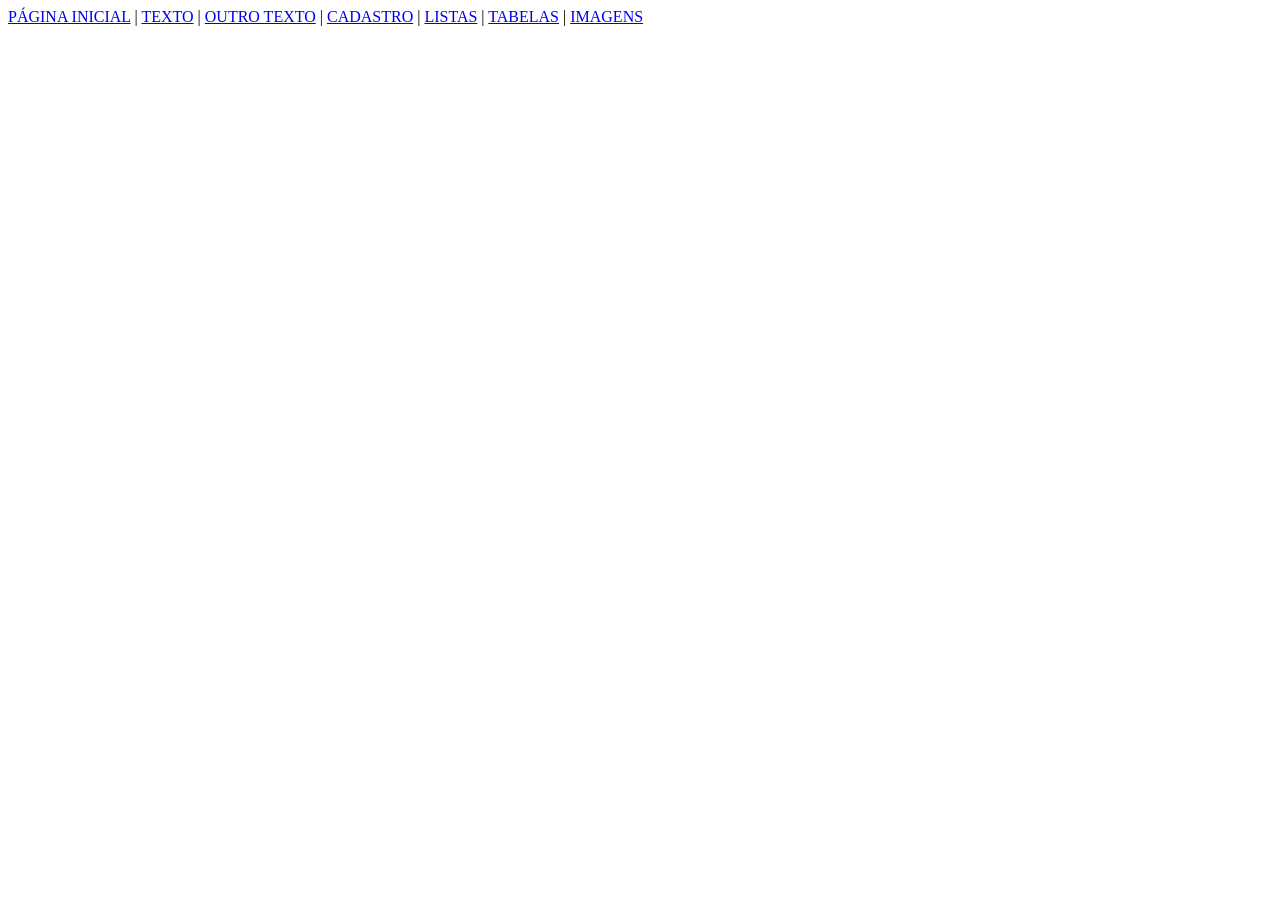
<file: index.html>
<!DOCTYPE html>
<html lang="pt-br">
<head>


    <meta charset="UTF-8">
    <meta name="viewport" content="width=device-width, initial-scale=1.0">
    <title>PROJETO WEB - HTML/CSS</title>


</head>
<body>

    <div id="links">

        <a href="index.html">PÁGINA INICIAL</a> | <a href="/paginas/texto.html">TEXTO</a> | <a href="/paginas/outras_paginas/outro_texto.html">OUTRO TEXTO</a> | <a href="/paginas/cadastro.html">CADASTRO</a> | <a href="/paginas/listas.html">LISTAS</a> | <a href="/paginas/tabela.html">TABELAS</a> | <a href="/paginas/imagens.html">IMAGENS</a>


    </div>



    
</body>
</html>
</file>
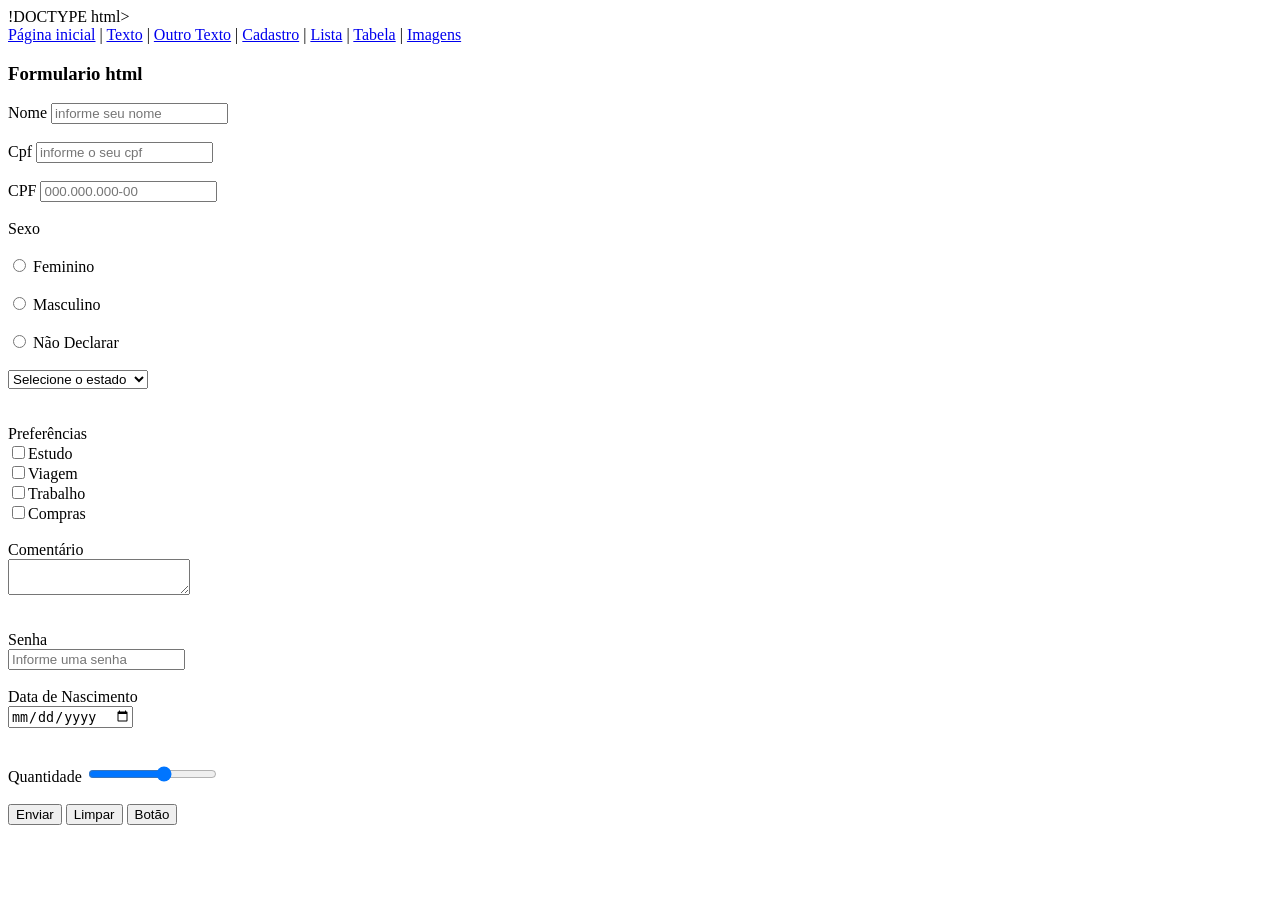
<file: cadastro.html>
!DOCTYPE html>
<html lang="pt-br">
<head>
    <meta charset="UTF-8">
    <meta name="viewport" content="width=device-width, initial-scale=1.0">
    <title>Projeto web</title>
</head>
<body>


    <div id="links">
        <a href="../index.html">Página inicial</a> | <a href="texto.html">Texto</a> | <a 
        href="/outras_paginas/outro_texto.html">Outro Texto</a> | <a href="cadastro.html">
        Cadastro</a> | <a 
        href="listas.html">Lista</a> | <a href="tabela.html">Tabela</a> | <a href="imagens.
        html">Imagens</a>
        </div>


    <div id= "div-form">
        <h3>Formulario html</h3>


     <form name="form pessoa" id="form pessoa" nethod="post">


     <label for="name">Nome</label>
     <input type="text" name="nome" class="input-txt01" maxlength="30" required placeholder="informe seu nome"> <br><br>


     <label for="Cpf">Cpf</label>
     <input type="number" name="Cpf" class="input-txt02" maxlength="14" required placeholder= "informe o seu cpf"><br><br>


     <label for="cpf">CPF</label>
     <input type="text" name="cpf" id="cpf" class="input-txt02" maxlength="14" required pattern="[0-9]{3}\.[0-9]{3}\.[0-9]{3}-[0-9]{2}" placeholder="000.000.000-00"><br><br>

     <label for="sexo">Sexo</label><br><br>
     <input type="radio" name="sexo" id="sxF" class="input-radio" value="F"> Feminino<br><br>
     <input type="radio" name="sexo" id="sxM" class="input-radio" value="M"> Masculino<br><br>
     <input type="radio" name="sexo" id="sxND" class="input-radio" value="N"> Não Declarar<br><br>
    

      <select name="estado" id="estado" class="input-txt02" required>
        <option>Selecione o estado</option>
        <option value="Al" >Alagoas</option>
        <option value="BA" >Bahia</option>
        <option value="PB" >Paraiba</option>
        <option value="RN" >Rio grande do norte</option>
        <option value="CE" >Ceara</option>
        <option value="Pi" >Piaui</option>
        <option value="Ma" >Maranhão</option>
        <option value="Se" >Sergipe</option>
      </select><br><br><br>
        

      <label for="preferencias">Preferências</label><br>
      <input type="checkbox" name="estudo" class="input-check" id="estudo" value="Estudo">Estudo<br>
      <input type="checkbox" name="viagem" class="input-check" id="viagem" value="viagem">Viagem<br>
      <input type="checkbox" name="trabalho" class="input-check" id="trabalho" value="trabalho">Trabalho<br>
      <input type="checkbox" name="compras" class="input-check" id="compras" value="compras">Compras<br><br>
      
      <label for="comentario">Comentário</label><br>
      <textarea name="comentario" id="comentario"></textarea><br><br><br>

      <label for="senha">Senha</label><br>
      <input type="password" name="senha" id="senha" class="input-tx02" required placeholder="Informe uma senha" maxlength="6"><br><br>

      <label for="datanascimento">Data de Nascimento</label><br>
      <input type="date" name="datanascimento" id="datanascimento" class="input-tx02" required><br><br><br>

      <label for="quantidade">Quantidade</label>
      <input type="range" name="quantidade" id="quantidade" class="imput-tx02" min="0" max="10" value="6"><br><br>

      <button type="submit" id="btn-Enviar" class="btn">Enviar</button>
      <button type="reset" id="btn-Limpar" class="btn">Limpar</button>
      <button id="btn" class="btn">Botão</button>








     </form>
        
    
    
    
    
    
    </div>
</body>


</html>
</file>
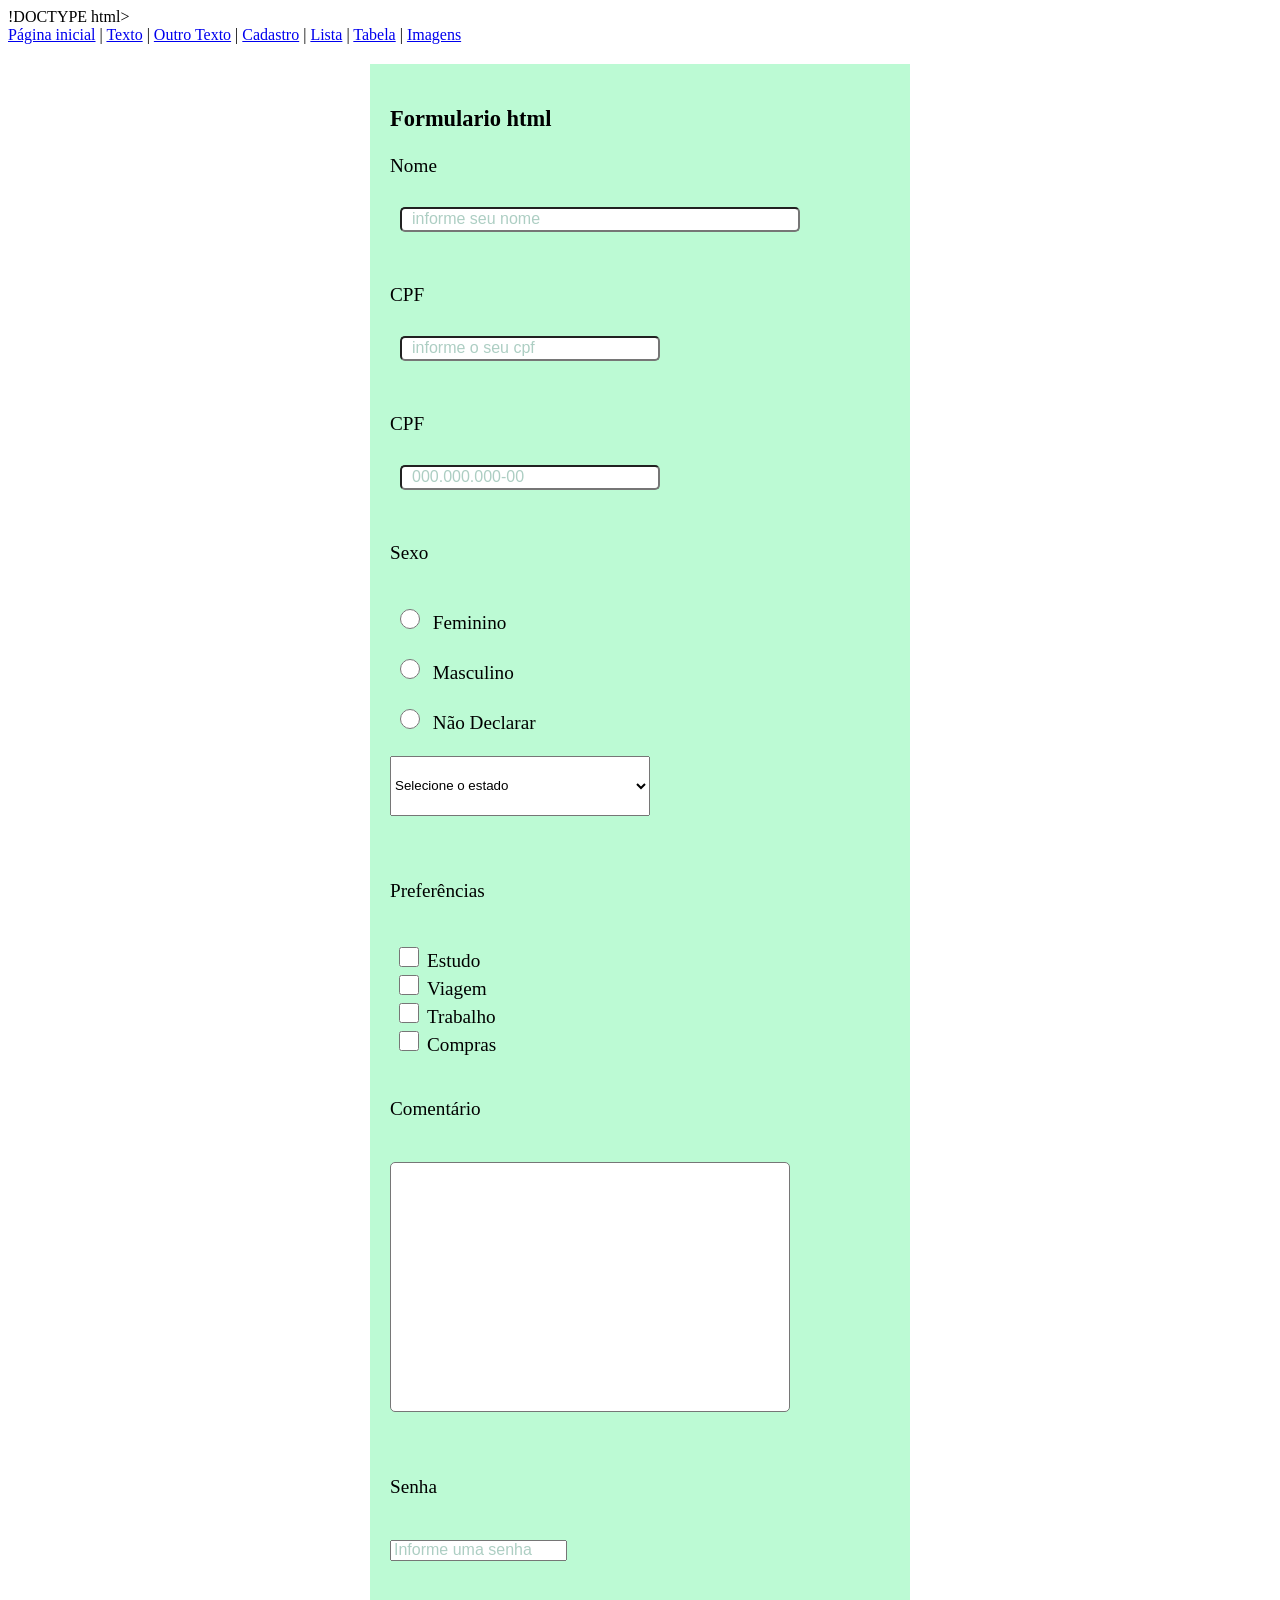
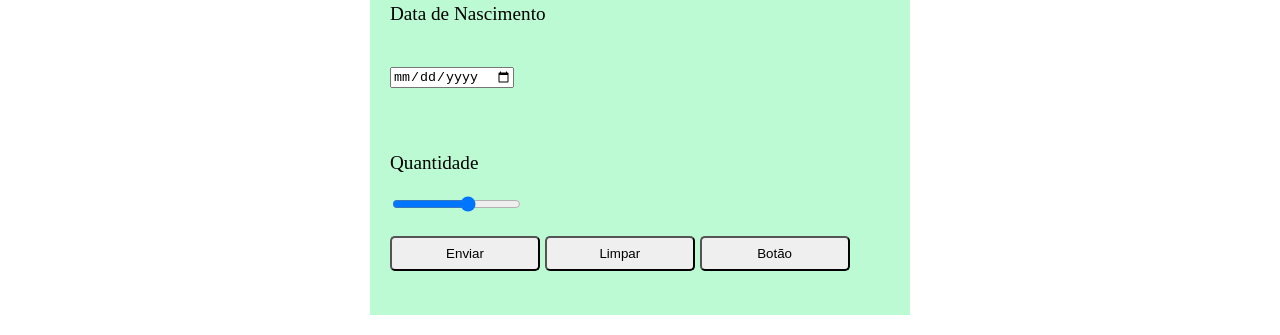
<file: paginas/cadastro.html>
!DOCTYPE html>
<html lang="pt-br">
<head>
    <meta charset="UTF-8">
    <meta name="viewport" content="width=device-width, initial-scale=1.0">
    <title>Projeto web</title>
    <link rel="stylesheet" href="../css/style_formulario.css">
</head>
<body>


    <div id="links">
        <a href="../index.html">Página inicial</a> | <a href="texto.html">Texto</a> | <a 
        href="/outras_paginas/outro_texto.html">Outro Texto</a> | <a href="cadastro.html">
        Cadastro</a> | <a 
        href="listas.html">Lista</a> | <a href="tabela.html">Tabela</a> | <a href="imagens.
        html">Imagens</a>
        </div>


    <div id= "div-form">
        <h3>Formulario html</h3>


     <form name="form pessoa" id="form pessoa" nethod="post">


     <label for="name">Nome</label>
     <input type="text" name="nome" class="input-txt01" maxlength="30" required placeholder="informe seu nome"> <br><br>


     <label for="Cpf">CPF</label>
     <input type="number" name="Cpf" class="input-txt02" maxlength="14" required placeholder= "informe o seu cpf"><br><br>


     <label for="cpf">CPF</label>
     <input type="text" name="cpf" id="cpf" class="input-txt02" maxlength="14" required pattern="[0-9]{3}\.[0-9]{3}\.[0-9]{3}-[0-9]{2}" placeholder="000.000.000-00"><br><br>

     <label for="sexo">Sexo</label><br>
     <input type="radio" name="sexo" id="sxF" class="input-radio" value="F"> Feminino<br><br>
     <input type="radio" name="sexo" id="sxM" class="input-radio" value="M"> Masculino<br><br>
     <input type="radio" name="sexo" id="sxND" class="input-radio" value="N"> Não Declarar<br><br>
    
      <select name="estado" id="estado"  required>
        <option>Selecione o estado</option>
        <option value="Al" >Alagoas</option>
        <option value="BA" >Bahia</option>
        <option value="PB" >Paraiba</option>
        <option value="RN" >Rio grande do norte</option>
        <option value="CE" >Ceara</option>
        <option value="Pi" >Piaui</option>
        <option value="Ma" >Maranhão</option>
        <option value="Se" >Sergipe</option>
      </select><br><br><br>
        

      <label for="preferencias">Preferências</label><br>
      <input type="checkbox" name="estudo" class="input-check" id="estudo" value="Estudo">Estudo<br>
      <input type="checkbox" name="viagem" class="input-check" id="viagem" value="viagem">Viagem<br>
      <input type="checkbox" name="trabalho" class="input-check" id="trabalho" value="trabalho">Trabalho<br>
      <input type="checkbox" name="compras" class="input-check" id="compras" value="compras">Compras<br><br>
      
      <label for="comentario">Comentário</label><br>
      <textarea name="comentario" id="comentario"></textarea><br><br><br>

      <label for="senha">Senha</label><br>
      <input type="password" name="senha" id="senha" class="input-tx02" required placeholder="Informe uma senha" maxlength="6"><br><br>

      <label for="datanascimento">Data de Nascimento</label><br>
      <input type="date" name="datanascimento" id="datanascimento" class="input-tx02" required><br><br><br>

      <label for="quantidade">Quantidade</label>
      <input type="range" name="quantidade" id="quantidade" class="imput-tx02" min="0" max="10" value="6"><br><br>
      
      <div id="div-btns">

          <button type="submit" id="btn-Enviar" class="btn">Enviar</button>
          <button type="reset" id="btn-Limpar" class="btn">Limpar</button>
          <button id="btn" class="btn">Botão</button>
      </div>









     </form>
        
    
    
    
    
    
    </div>
</body>


</html>
</file>
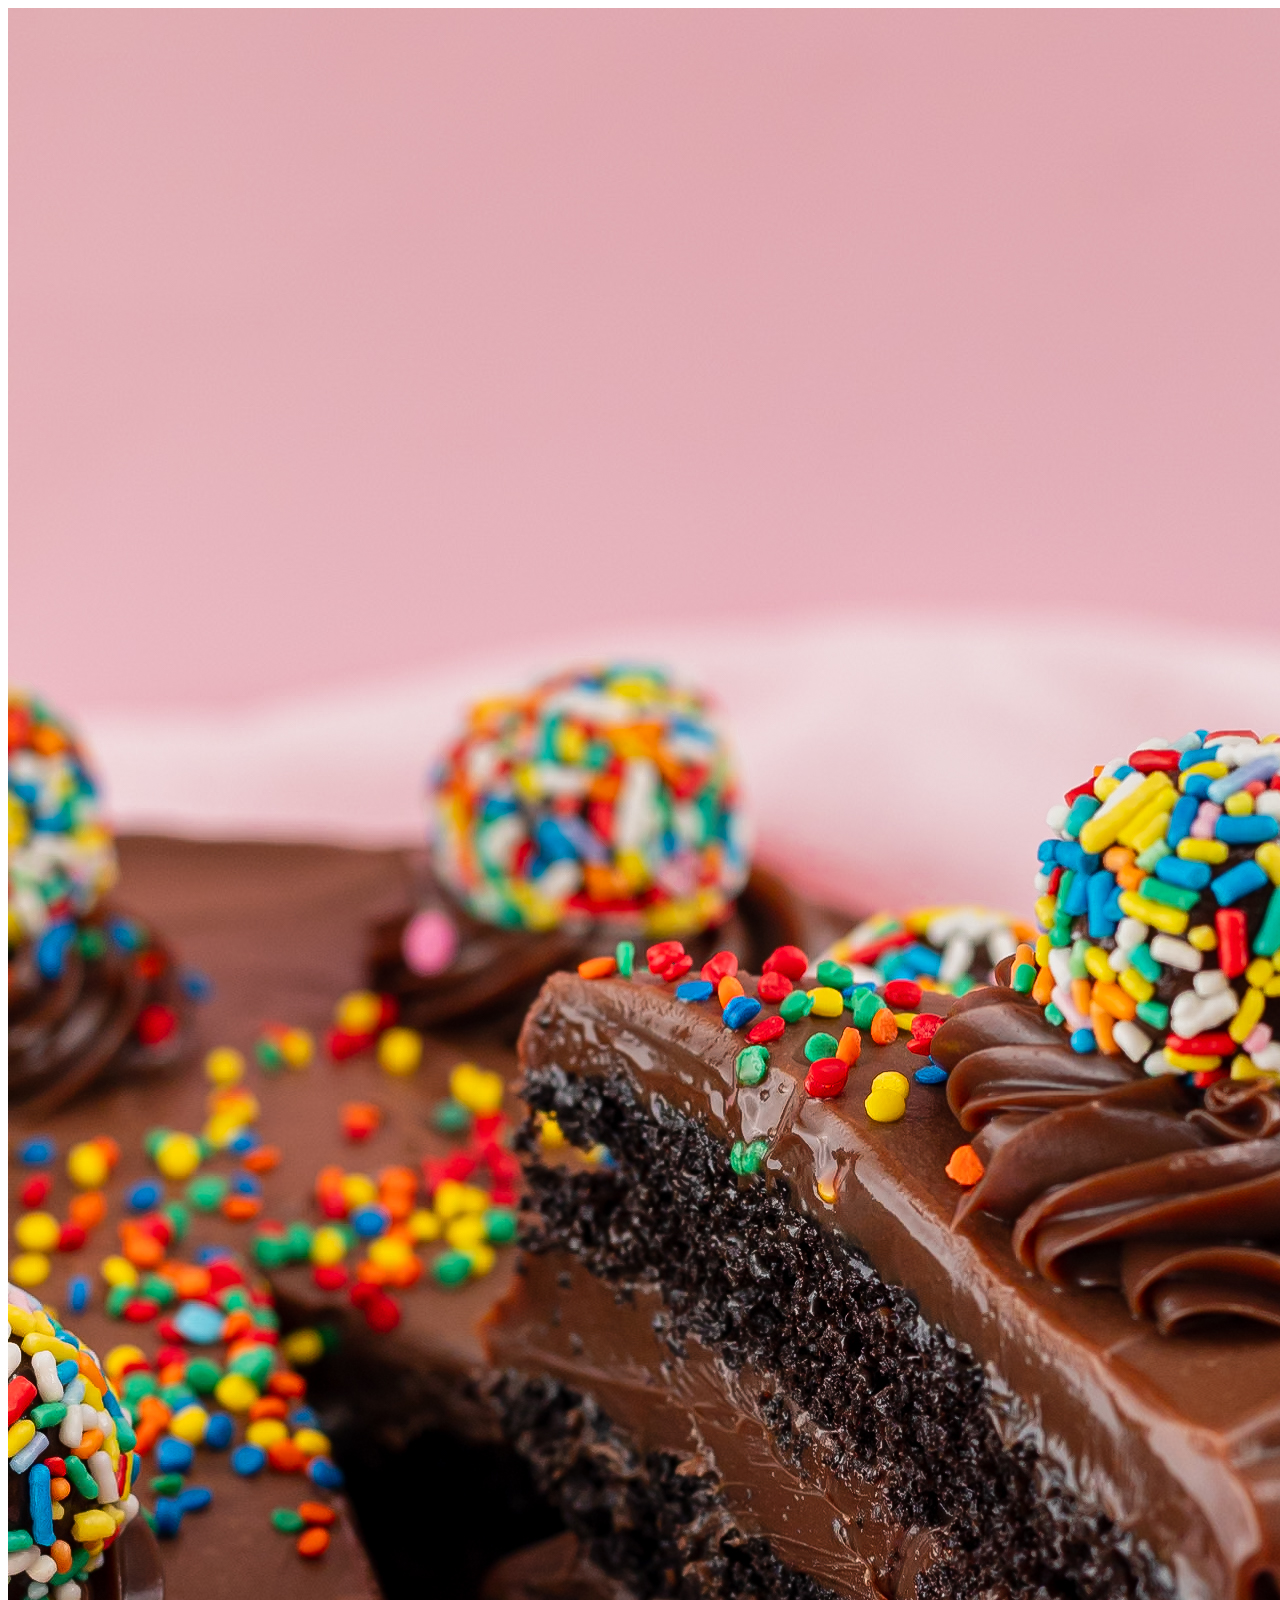
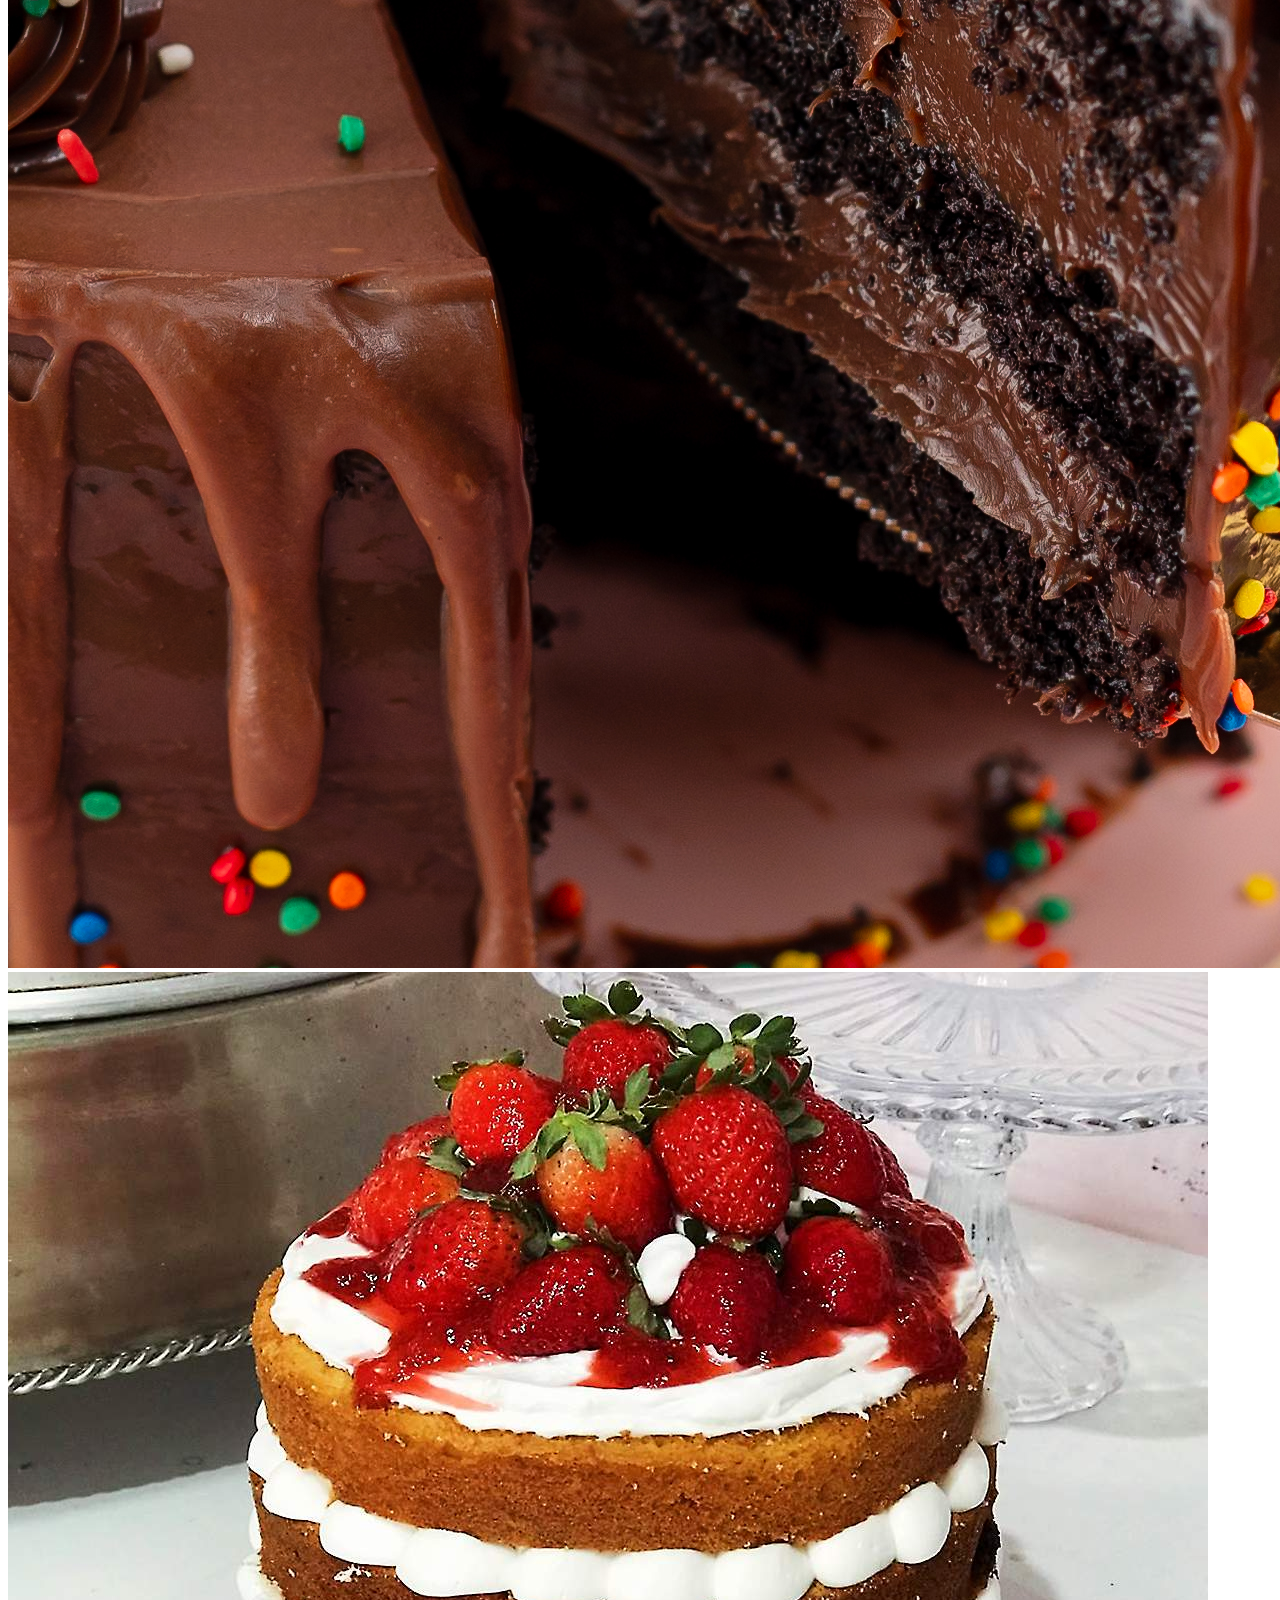
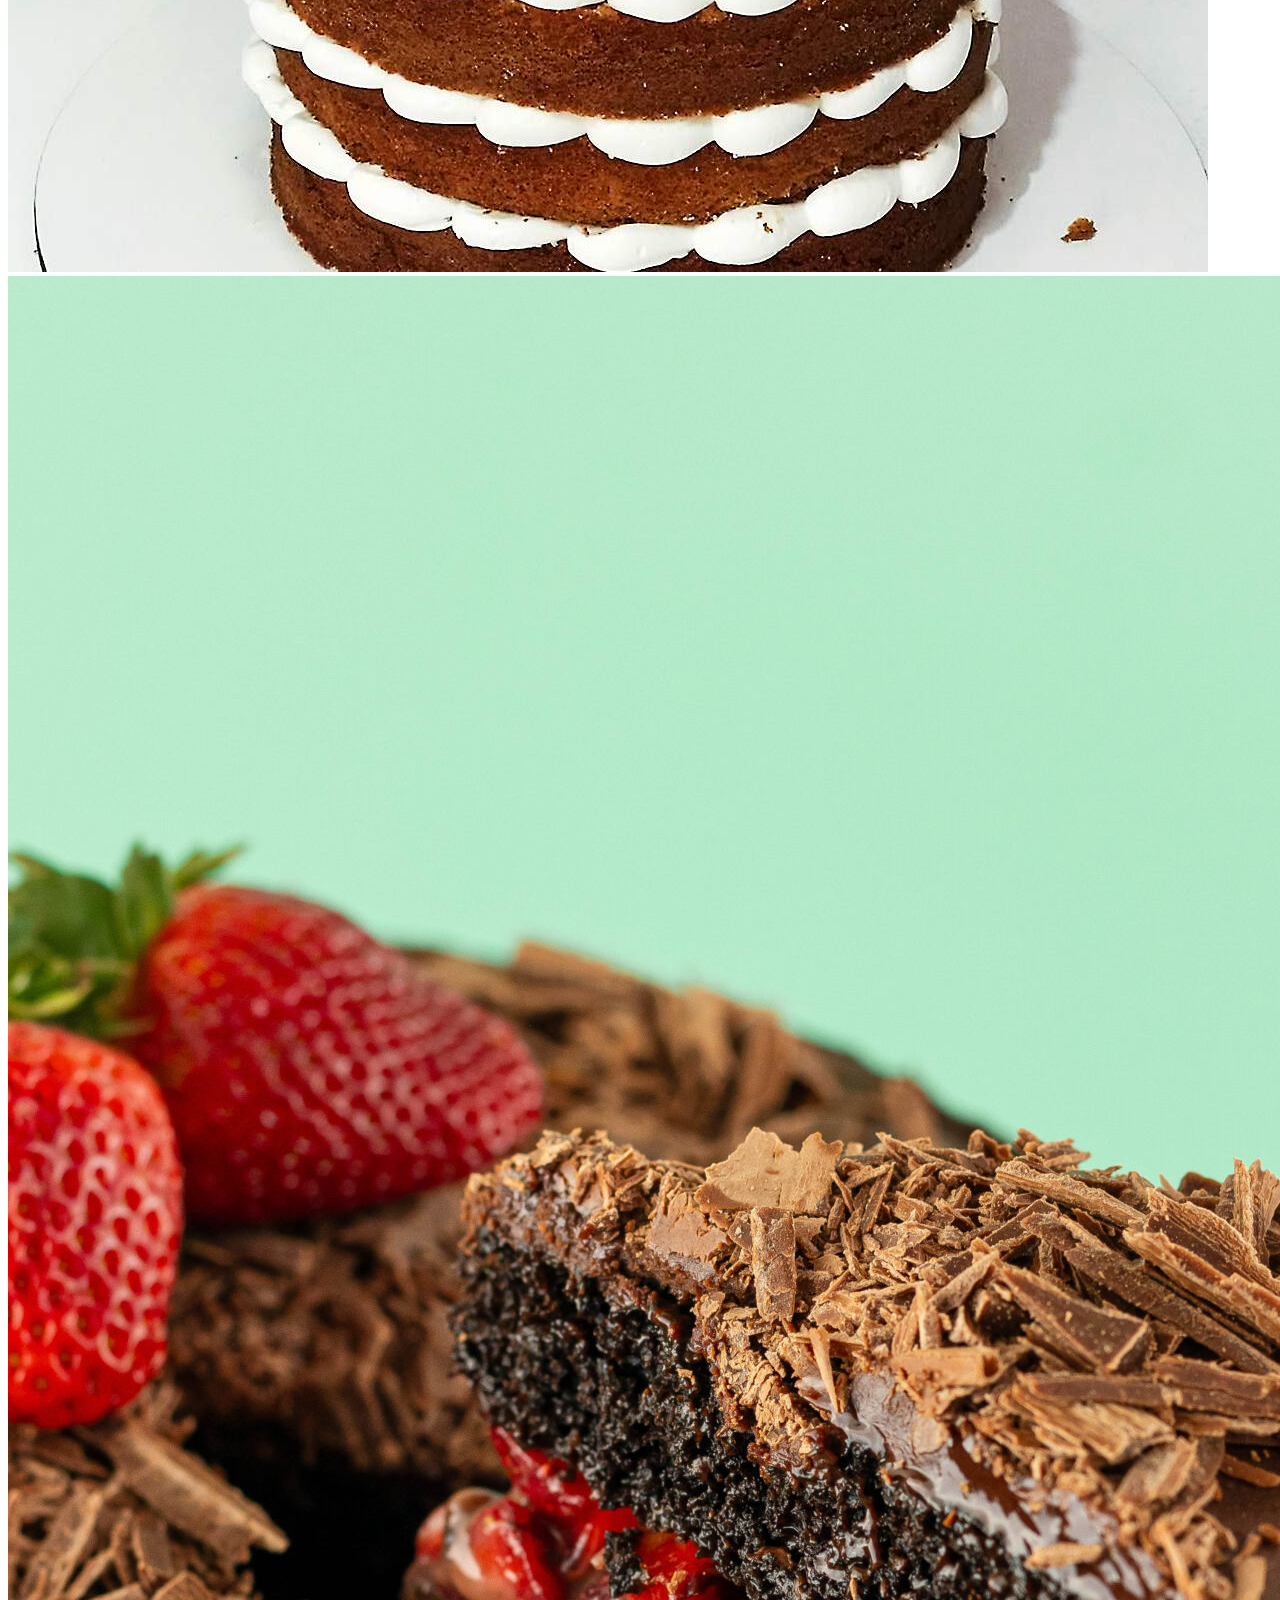
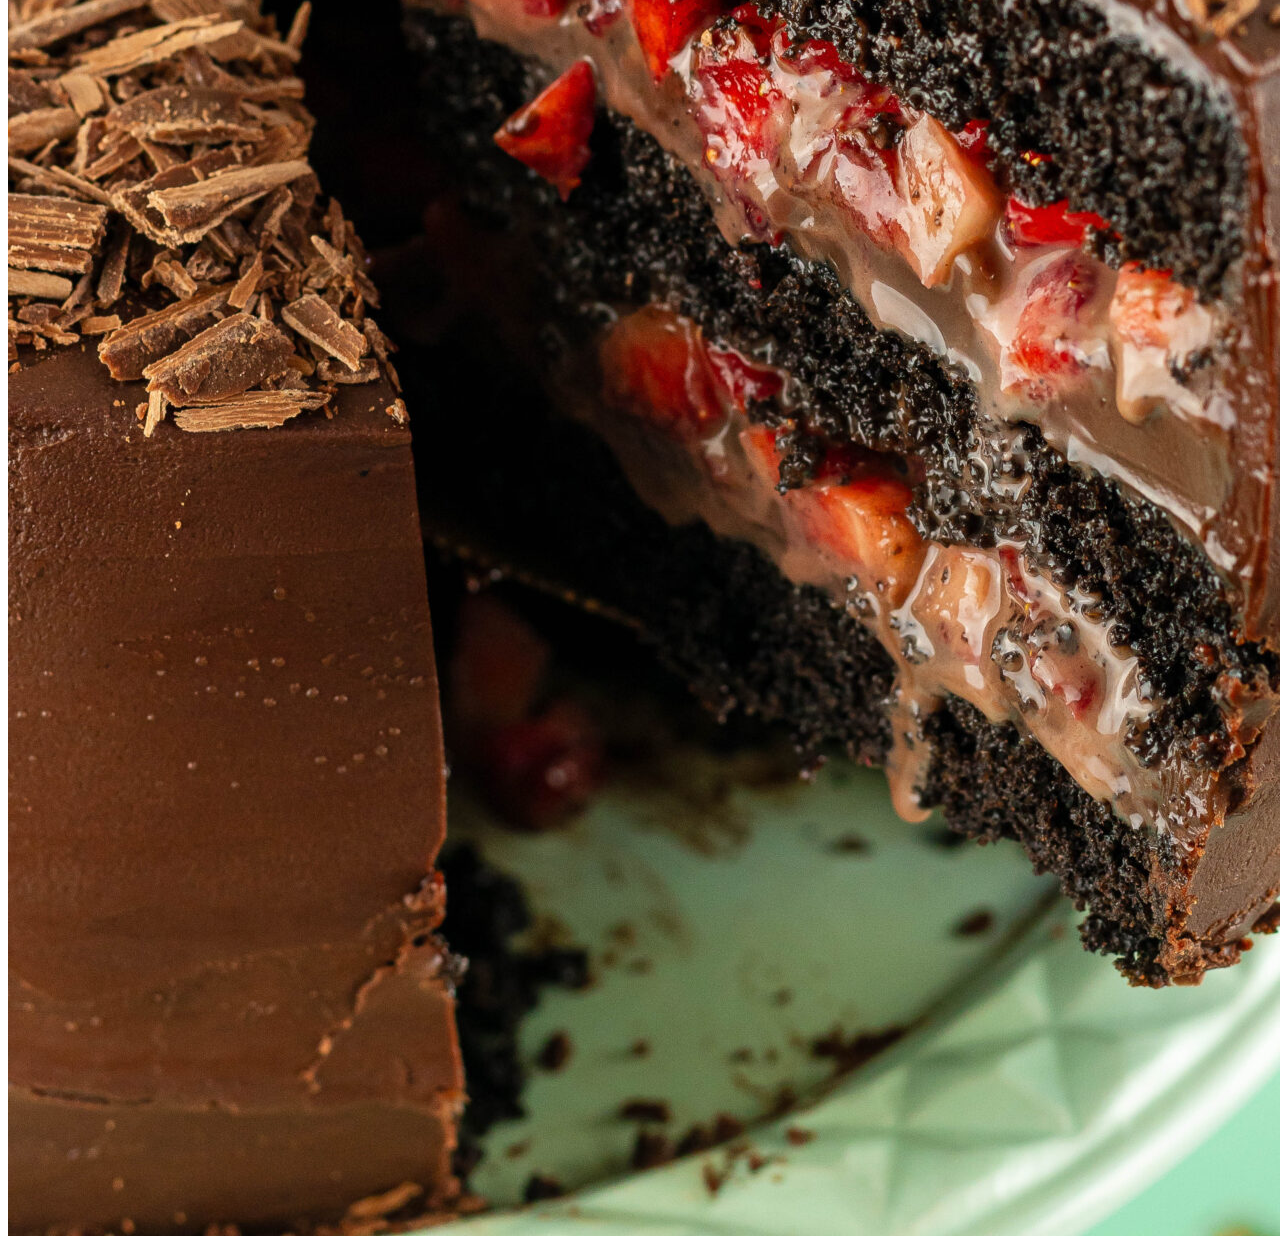
<file: paginas/imagens.html>
<!DOCTYPE html>
<html lang="pt-br">
<head>
    <meta charset="UTF-8">
    <meta name="viewport" content="width=device-width, initial-scale=1.0">
    <title>Projeto Web</title>
    
</head>
<body>

    <img src="../imagem/bolo de brigadeiro.jpg" alt="massa de chocolate com recheio de chocolate">
    <img src="../imagem/bolo de morango.jpg" alt="massa branca com recheio de moranago">
    <img src="../imagem/morango com chocolate.jpg" alt="massa de chocolate com recheio de chocolate e morango">
    
</body>
</html>
</file>
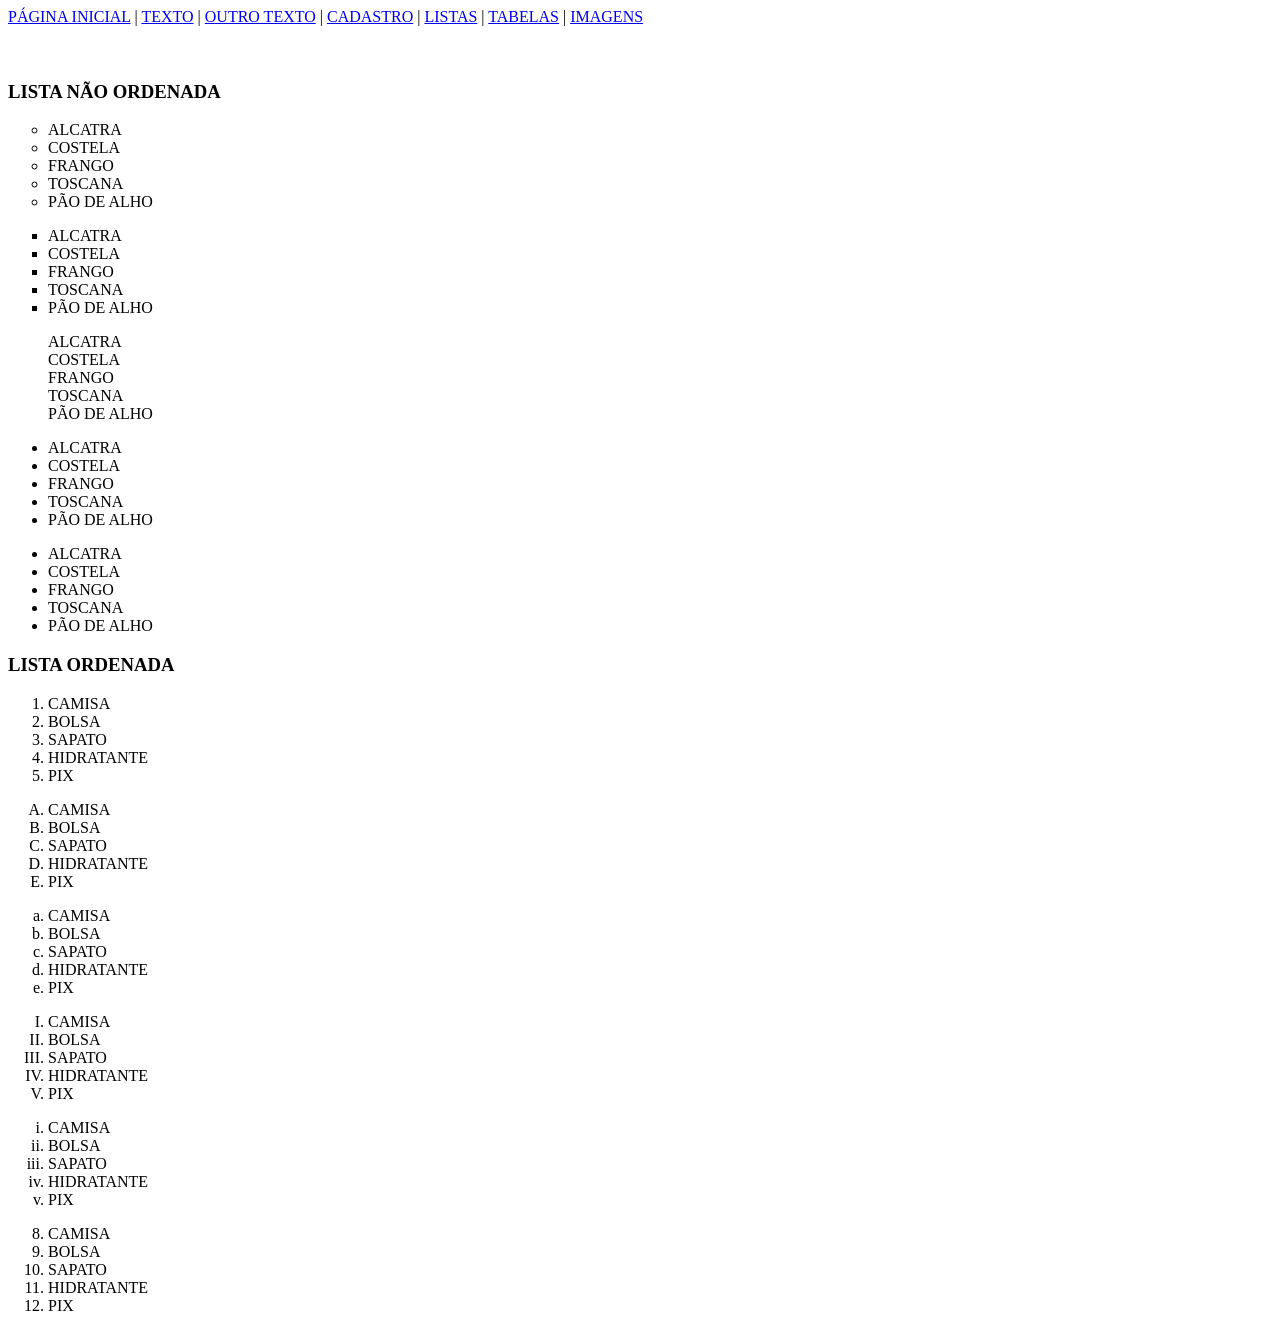
<file: paginas/listas.html>
<!DOCTYPE html>
<html lang="pt-br">
<head>
    <meta charset="UTF-8">
    <meta name="viewport" content="width=device-width, initial-scale=1.0">
    <title>PROJETO WEB - HTML/CSS</title>
</head>
<body>

    <div id="links">
        <a href="../index.html">PÁGINA INICIAL</a> | <a href="texto.html">TEXTO</a> | <a
            href="/outras_paginas/outro_texto.html">OUTRO TEXTO</a> | <a href="cadastro.html">CADASTRO</a> | <a
            href="listas.html">LISTAS</a> | <a href="tabela.html">TABELAS</a> | <a href="imagens.html">IMAGENS</a> <br>
        <br> <br>

    </div>
    
    <div id="listas">

        <h3>LISTA NÃO ORDENADA</h3>

        <ul type="circle">
            <li>ALCATRA</li>
            <li>COSTELA</li>
            <li>FRANGO</li>
            <li>TOSCANA</li>
            <li>PÃO DE ALHO</li>
        </ul>

        <ul type="square">
            <li>ALCATRA</li>
            <li>COSTELA</li>
            <li>FRANGO</li>
            <li>TOSCANA</li>
            <li>PÃO DE ALHO</li>
        </ul>

        <ul type="none">
            <li>ALCATRA</li>
            <li>COSTELA</li>
            <li>FRANGO</li>
            <li>TOSCANA</li>
            <li>PÃO DE ALHO</li>
        </ul>

        <ul>
            <li>ALCATRA</li>
            <li>COSTELA</li>
            <li>FRANGO</li>
            <li>TOSCANA</li>
            <li>PÃO DE ALHO</li>
        </ul>

        <ul>
            <li>ALCATRA</li>
            <li>COSTELA</li>
            <li>FRANGO</li>
            <li>TOSCANA</li>
            <li>PÃO DE ALHO</li>
        </ul>

        <h3>LISTA ORDENADA</h3>

        <ol >
            <li>CAMISA</li>
            <li>BOLSA</li>
            <li>SAPATO</li>
            <li>HIDRATANTE</li>
            <li>PIX</li>
        </ol>

        <ol type="A">
            <li>CAMISA</li>
            <li>BOLSA</li>
            <li>SAPATO</li>
            <li>HIDRATANTE</li>
            <li>PIX</li>
        </ol>

        <ol type="a" >
            <li>CAMISA</li>
            <li>BOLSA</li>
            <li>SAPATO</li>
            <li>HIDRATANTE</li>
            <li>PIX</li>
        </ol>

        <ol type="I" >
            <li>CAMISA</li>
            <li>BOLSA</li>
            <li>SAPATO</li>
            <li>HIDRATANTE</li>
            <li>PIX</li>
        </ol>

        <ol type="i">
            <li>CAMISA</li>
            <li>BOLSA</li>
            <li>SAPATO</li>
            <li>HIDRATANTE</li>
            <li>PIX</li>
        </ol>

        <ol start="8">
            <li>CAMISA</li>
            <li>BOLSA</li>
            <li>SAPATO</li>
            <li>HIDRATANTE</li>
            <li>PIX</li>
        </ol>


    </div>

</body>
</html>
</file>
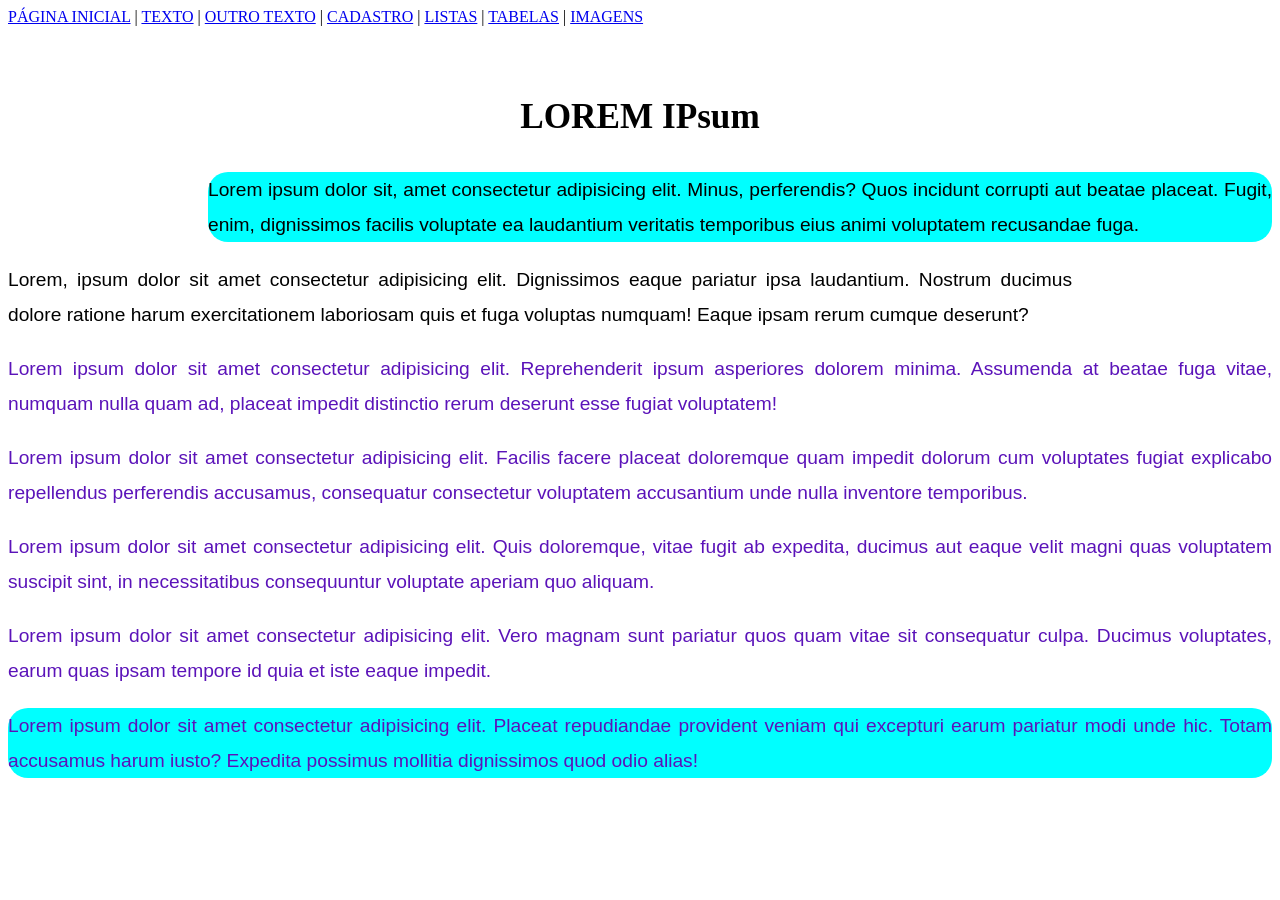
<file: paginas/texto.html>
<!DOCTYPE html>
<html lang="pt-br">

<head>
    <meta charset="UTF-8">
    <meta name="viewport" content="width=device-width, initial-scale=1.0">
    <title>PROJETO WEB - HTML/CSS</title>

    <link rel="stylesheet" href="../css/style_textos.css">
</head>

<body>

    <div id="links">
        <a href="../index.html">PÁGINA INICIAL</a> | <a href="texto.html">TEXTO</a> | <a
            href="/outras_paginas/outro_texto.html">OUTRO TEXTO</a> | <a href="cadastro.html">CADASTRO</a> | <a
            href="listas.html">LISTAS</a> | <a href="tabela.html">TABELAS</a> | <a href="imagens.html">IMAGENS</a> <br>
        <br> <br>

    </div>

    <div id="texto">

        <h3>LOREM IPsum</h3>

        <p id="paragrafo01" class="especial"> Lorem ipsum dolor sit, amet consectetur adipisicing elit. Minus, perferendis? Quos incidunt corrupti aut
            beatae placeat. Fugit, enim, dignissimos facilis voluptate ea laudantium veritatis temporibus eius animi
            voluptatem recusandae fuga.</p>
        <p id="paragrafo02">Lorem, ipsum dolor sit amet consectetur adipisicing elit. Dignissimos eaque pariatur ipsa laudantium. Nostrum
            ducimus dolore ratione harum exercitationem laboriosam quis et fuga voluptas numquam! Eaque ipsam rerum
            cumque deserunt?</p>
        <p class="paragrafos">Lorem ipsum dolor sit amet consectetur adipisicing elit. Reprehenderit ipsum asperiores dolorem minima.
            Assumenda at beatae fuga vitae, numquam nulla quam ad, placeat impedit distinctio rerum deserunt esse fugiat
            voluptatem!</p>
        <p class="paragrafos">Lorem ipsum dolor sit amet consectetur adipisicing elit. Facilis facere placeat doloremque quam impedit
            dolorum cum voluptates fugiat explicabo repellendus perferendis accusamus, consequatur consectetur
            voluptatem accusantium unde nulla inventore temporibus.</p>
        <p class="paragrafos"> Lorem ipsum dolor sit amet consectetur adipisicing elit. Quis doloremque, vitae fugit ab expedita, ducimus
            aut eaque velit magni quas voluptatem suscipit sint, in necessitatibus consequuntur voluptate aperiam quo
            aliquam.</p>
        <p class="paragrafos"> Lorem ipsum dolor sit amet consectetur adipisicing elit. Vero magnam sunt pariatur quos quam vitae sit
            consequatur culpa. Ducimus voluptates, earum quas ipsam tempore id quia et iste eaque impedit.</p>
        <p class="paragrafos especial"> Lorem ipsum dolor sit amet consectetur adipisicing elit. Placeat repudiandae provident veniam qui excepturi
            earum pariatur modi unde hic. Totam accusamus harum iusto? Expedita possimus mollitia dignissimos quod odio
            alias!</p>

    </div>

</body>

</html>
</file>
<file: css/style_formulario.css>
label{
    display:block;
    margin: 20px 0px;
}

.input-txt01, .input-txt02{
    height: 25px;
    border-radius: 5px;
    padding: 10px;
    margin: 10px;
}

select{
    height: 60px;
}

.input-txt01,textarea{
    width: 400px;
}

.input-txt02, select{
    width: 260px;
}

textarea{
    height: 250px;
    resize: none;
    padding: 10px;
    border-radius: 5px;
}

input::placeholder{
    color: rgb(173, 206, 195);
    font-size: 1.2em;
}

input[type="radio"], input[type="checkbox"]{
    width: 30px;
    height: 20px;
}

#div-form{
width: 500px;
min-height: 600px;
margin: 20px auto;
background-color: rgb(188, 250, 212);
padding: 20px;
font-size:1.2em;

}

#div-btns{
    width: 100%;
    height: 40px;
}
button{
    width: 150px;
    height: 35px;
    cursor: pointer;
    border-radius: 5px;
}
</file>
<file: css/style_textos.css>
/*
seletor{
    propriedade: valor;
    propriedade: valor;
}
*/

h3{
    text-align: center;
    font-size: 2.2em;
}

p{
    font-family:Helvetica;
    font-size: 1.2em;
    text-align: justify;
    line-height: 35px;

}

#paragrafo01{

    margin-left: 200px;
}

#paragrafo02{
    margin-right: 200px ;
}
/* 
no class
*/
.paragrafos{
    color: rgb(91, 19, 185);
}

.especial{
    background-color: aqua;
    border-radius: 20px;
}
</file>
